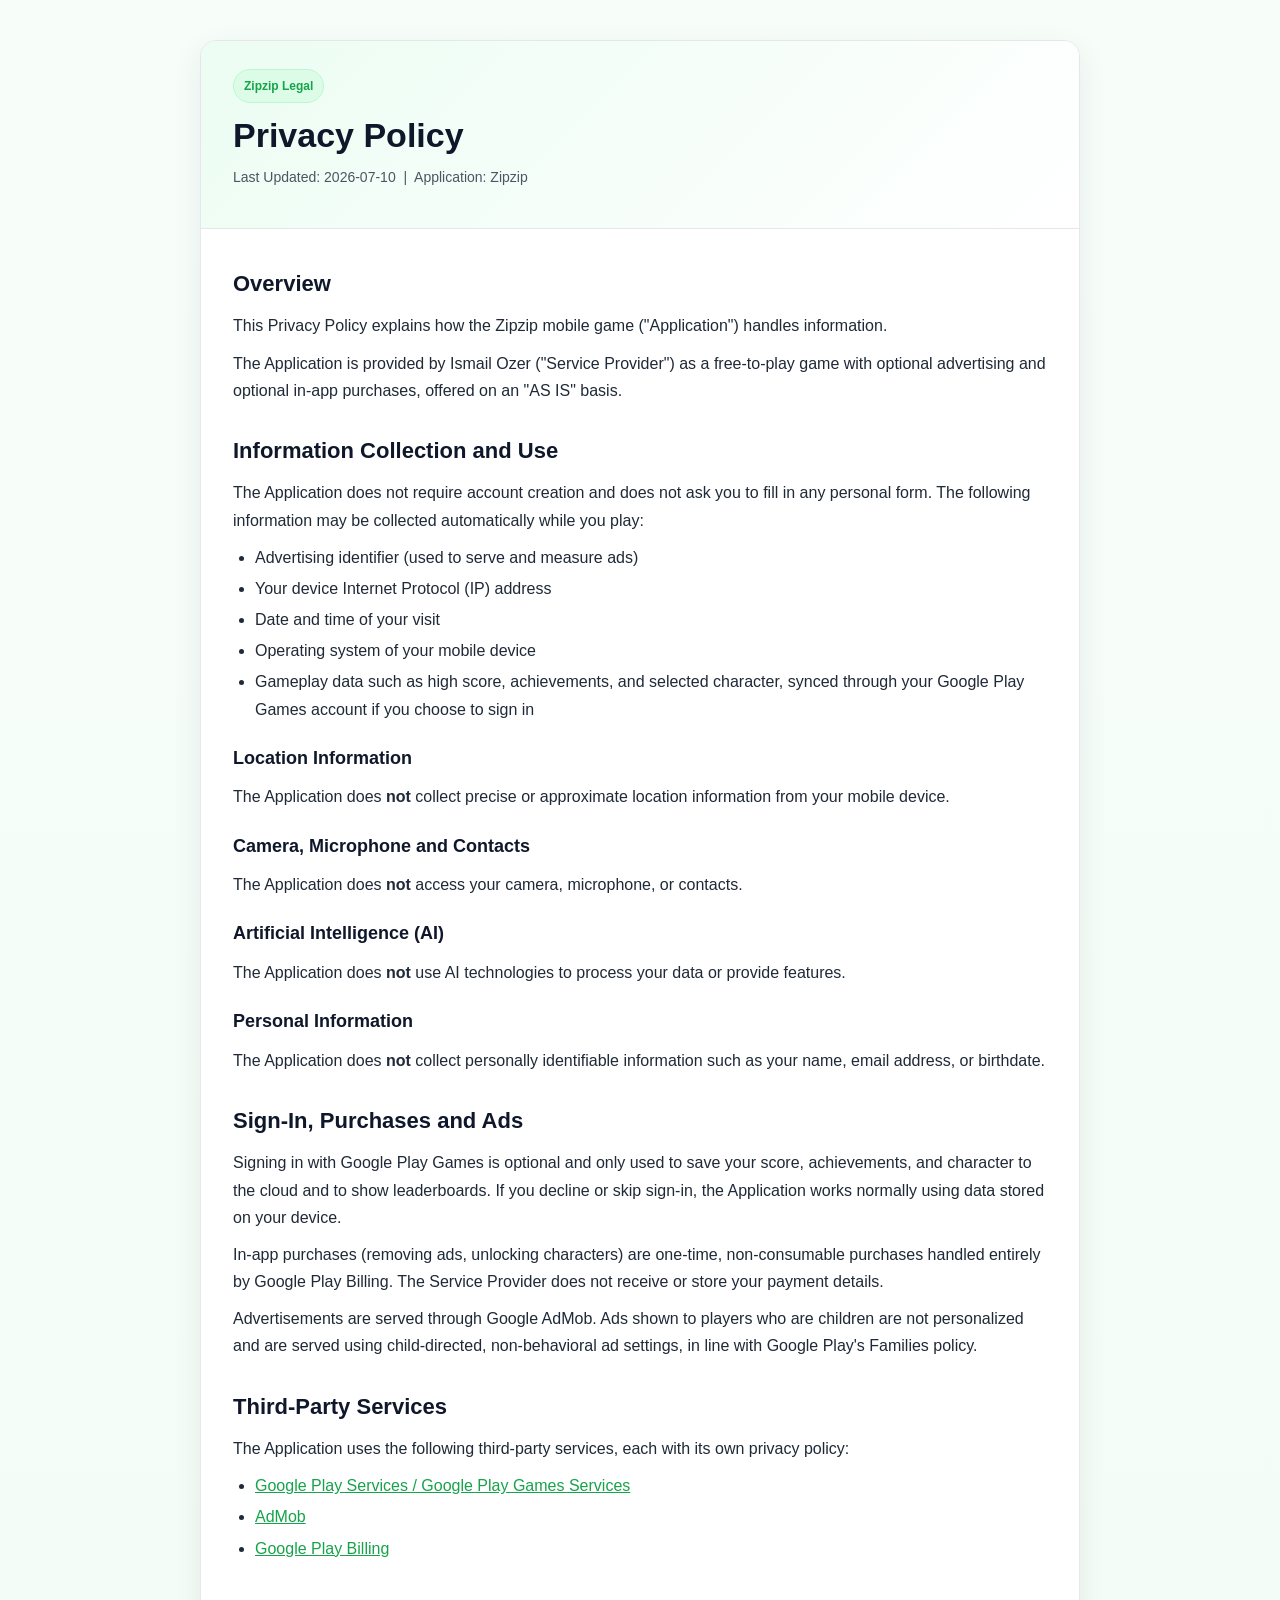
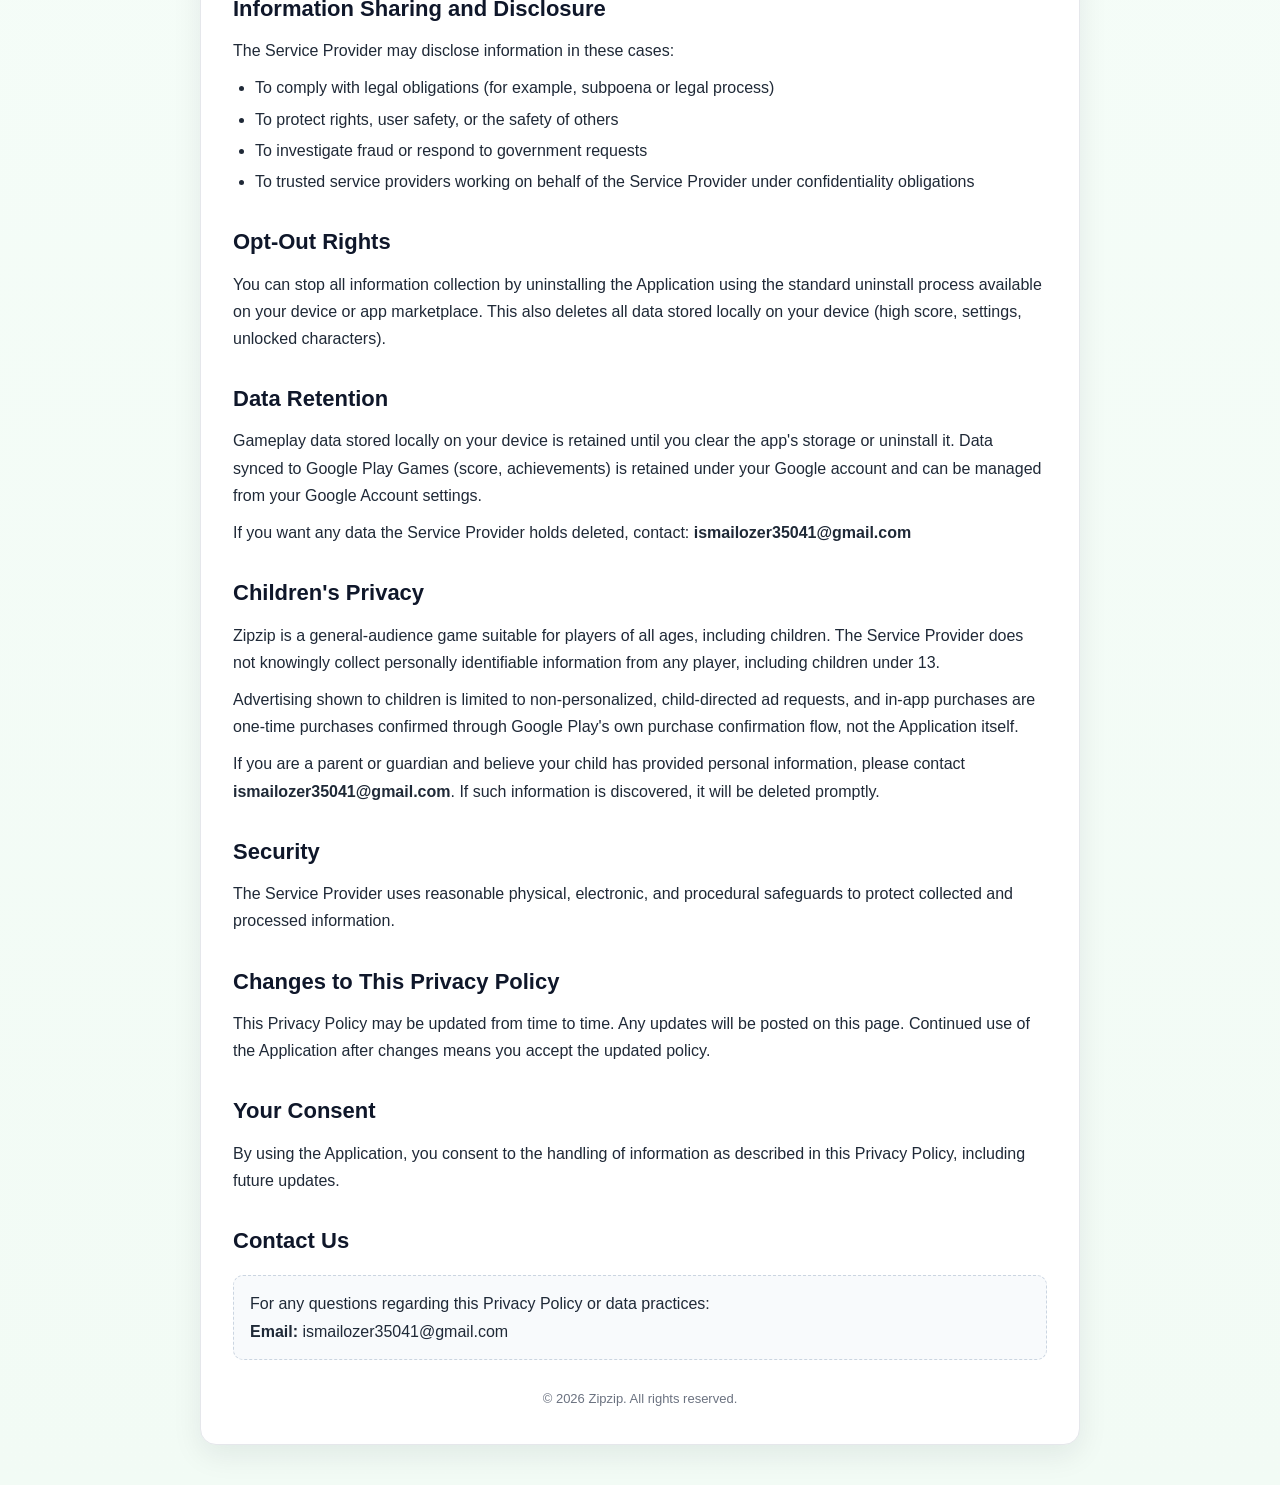
<file: index.html>
<!doctype html>
<html lang="en">
  <head>
    <meta charset="utf-8" />
    <meta name="viewport" content="width=device-width, initial-scale=1" />
    <title>Privacy Policy | Zipzip</title>
    <meta
      name="description"
      content="Privacy Policy for Zipzip: an arcade jumping game."
    />
    <link rel="icon" type="image/svg+xml" href="./favicon.svg" />
    <link rel="stylesheet" href="./privacy.css" />
  </head>
  <body>
    <main class="page">
      <article class="card">
        <header class="hero">
          <span class="badge">Zipzip Legal</span>
          <h1>Privacy Policy</h1>
          <p class="meta">
            Last Updated: 2026-07-10 &nbsp;|&nbsp; Application: Zipzip
          </p>
        </header>

        <section class="content">
          <h2>Overview</h2>
          <p>
            This Privacy Policy explains how the Zipzip mobile game
            ("Application") handles information.
          </p>
          <p>
            The Application is provided by Ismail Ozer ("Service Provider") as
            a free-to-play game with optional advertising and optional
            in-app purchases, offered on an "AS IS" basis.
          </p>

          <h2>Information Collection and Use</h2>
          <p>
            The Application does not require account creation and does not
            ask you to fill in any personal form. The following information
            may be collected automatically while you play:
          </p>
          <ul>
            <li>Advertising identifier (used to serve and measure ads)</li>
            <li>Your device Internet Protocol (IP) address</li>
            <li>Date and time of your visit</li>
            <li>Operating system of your mobile device</li>
            <li>
              Gameplay data such as high score, achievements, and selected
              character, synced through your Google Play Games account if you
              choose to sign in
            </li>
          </ul>

          <h3>Location Information</h3>
          <p>
            The Application does <strong>not</strong> collect precise or
            approximate location information from your mobile device.
          </p>

          <h3>Camera, Microphone and Contacts</h3>
          <p>
            The Application does <strong>not</strong> access your camera,
            microphone, or contacts.
          </p>

          <h3>Artificial Intelligence (AI)</h3>
          <p>
            The Application does <strong>not</strong> use AI technologies to
            process your data or provide features.
          </p>

          <h3>Personal Information</h3>
          <p>
            The Application does <strong>not</strong> collect personally
            identifiable information such as your name, email address, or
            birthdate.
          </p>

          <h2>Sign-In, Purchases and Ads</h2>
          <p>
            Signing in with Google Play Games is optional and only used to
            save your score, achievements, and character to the cloud and to
            show leaderboards. If you decline or skip sign-in, the
            Application works normally using data stored on your device.
          </p>
          <p>
            In-app purchases (removing ads, unlocking characters) are
            one-time, non-consumable purchases handled entirely by Google
            Play Billing. The Service Provider does not receive or store
            your payment details.
          </p>
          <p>
            Advertisements are served through Google AdMob. Ads shown to
            players who are children are not personalized and are served
            using child-directed, non-behavioral ad settings, in line with
            Google Play's Families policy.
          </p>

          <h2>Third-Party Services</h2>
          <p>The Application uses the following third-party services, each with its own privacy policy:</p>
          <ul>
            <li>
              <a href="https://www.google.com/policies/privacy/" target="_blank" rel="noopener noreferrer"
                >Google Play Services / Google Play Games Services</a
              >
            </li>
            <li>
              <a href="https://support.google.com/admob/answer/6128543?hl=en" target="_blank" rel="noopener noreferrer"
                >AdMob</a
              >
            </li>
            <li>
              <a href="https://support.google.com/googleplay/answer/12348241" target="_blank" rel="noopener noreferrer"
                >Google Play Billing</a
              >
            </li>
          </ul>

          <h2>Information Sharing and Disclosure</h2>
          <p>The Service Provider may disclose information in these cases:</p>
          <ul>
            <li>
              To comply with legal obligations (for example, subpoena or legal
              process)
            </li>
            <li>To protect rights, user safety, or the safety of others</li>
            <li>To investigate fraud or respond to government requests</li>
            <li>
              To trusted service providers working on behalf of the Service
              Provider under confidentiality obligations
            </li>
          </ul>

          <h2>Opt-Out Rights</h2>
          <p>
            You can stop all information collection by uninstalling the
            Application using the standard uninstall process available on
            your device or app marketplace. This also deletes all data stored
            locally on your device (high score, settings, unlocked
            characters).
          </p>

          <h2>Data Retention</h2>
          <p>
            Gameplay data stored locally on your device is retained until you
            clear the app's storage or uninstall it. Data synced to Google
            Play Games (score, achievements) is retained under your Google
            account and can be managed from your Google Account settings.
          </p>
          <p>
            If you want any data the Service Provider holds deleted, contact:
            <strong>ismailozer35041@gmail.com</strong>
          </p>

          <h2>Children's Privacy</h2>
          <p>
            Zipzip is a general-audience game suitable for players of all
            ages, including children. The Service Provider does not knowingly
            collect personally identifiable information from any player,
            including children under 13.
          </p>
          <p>
            Advertising shown to children is limited to non-personalized,
            child-directed ad requests, and in-app purchases are one-time
            purchases confirmed through Google Play's own purchase
            confirmation flow, not the Application itself.
          </p>
          <p>
            If you are a parent or guardian and believe your child has
            provided personal information, please contact
            <strong>ismailozer35041@gmail.com</strong>. If such information is
            discovered, it will be deleted promptly.
          </p>

          <h2>Security</h2>
          <p>
            The Service Provider uses reasonable physical, electronic, and
            procedural safeguards to protect collected and processed
            information.
          </p>

          <h2>Changes to This Privacy Policy</h2>
          <p>
            This Privacy Policy may be updated from time to time. Any updates
            will be posted on this page. Continued use of the Application
            after changes means you accept the updated policy.
          </p>

          <h2>Your Consent</h2>
          <p>
            By using the Application, you consent to the handling of
            information as described in this Privacy Policy, including
            future updates.
          </p>

          <h2>Contact Us</h2>
          <div class="contact-box">
            For any questions regarding this Privacy Policy or data
            practices:
            <br />
            <strong>Email:</strong> ismailozer35041@gmail.com
          </div>

          <p class="footer">© 2026 Zipzip. All rights reserved.</p>
        </section>
      </article>
    </main>
  </body>
</html>
</file>
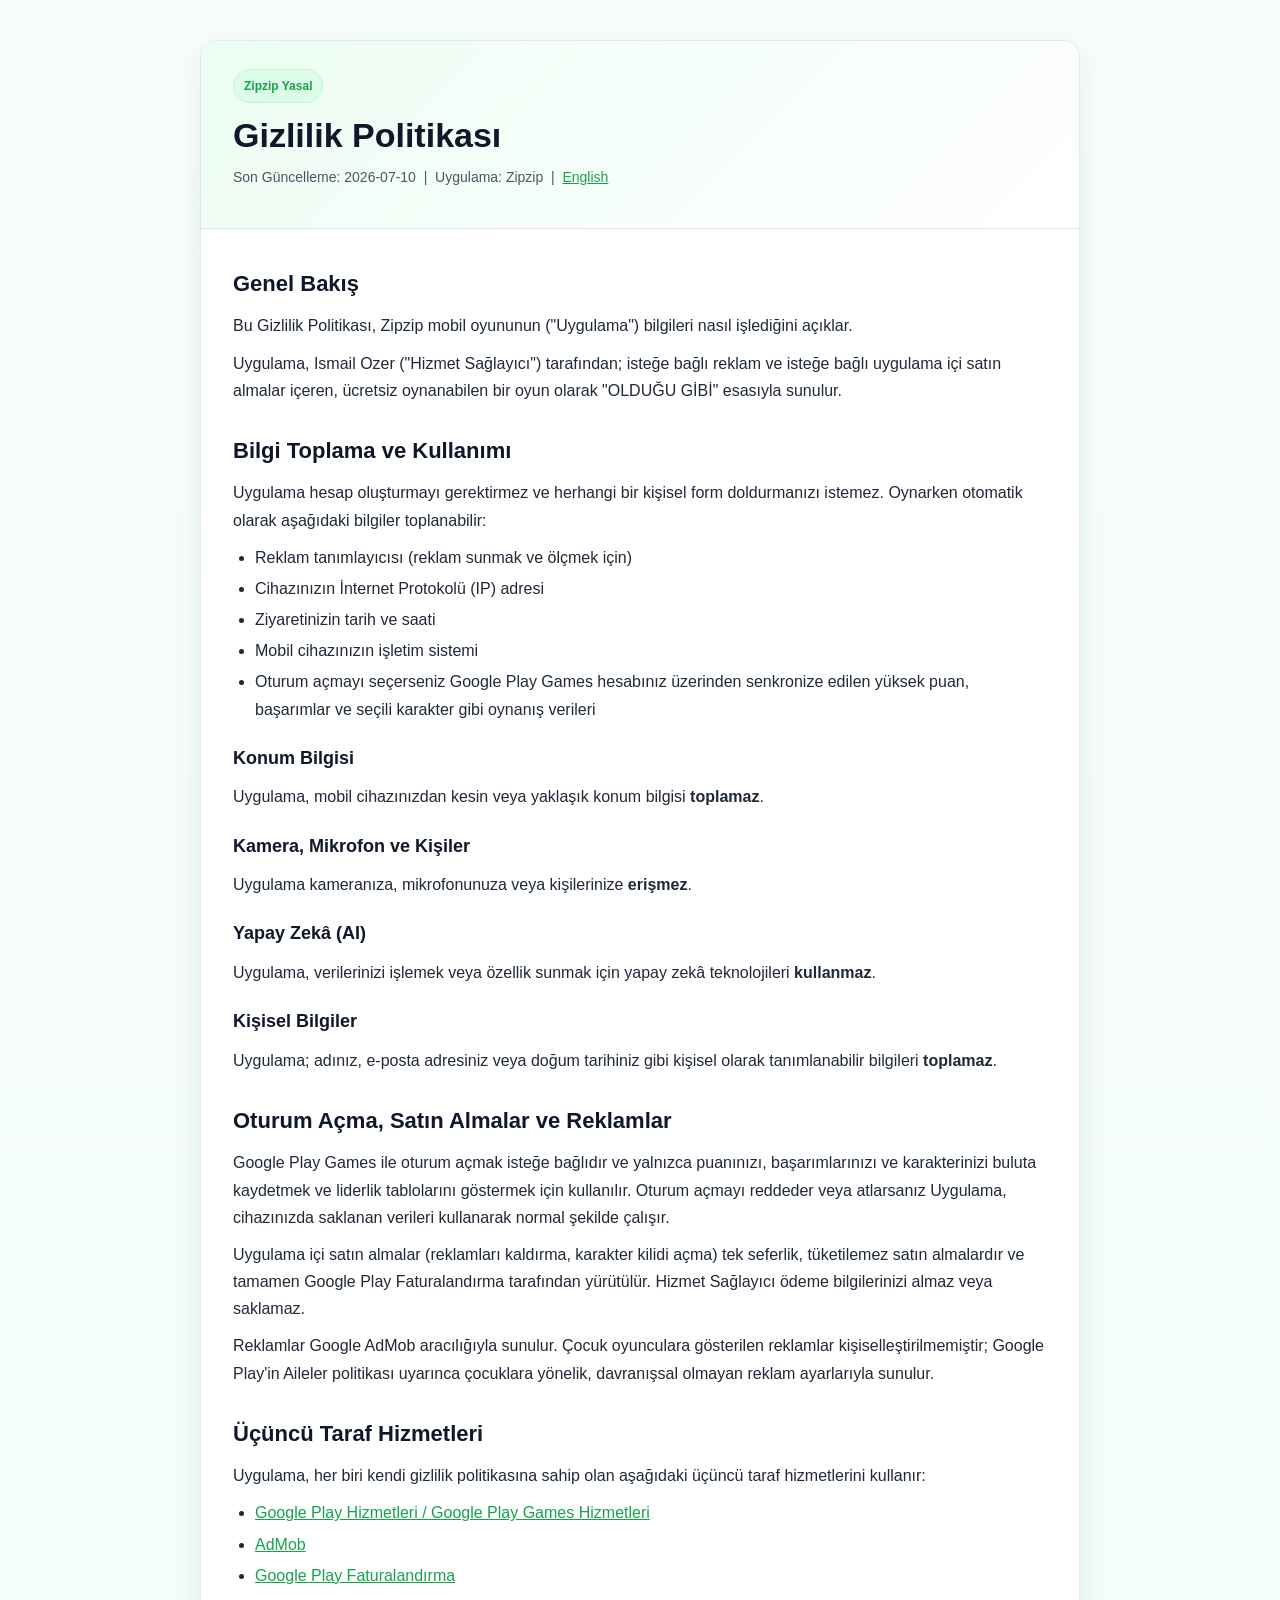
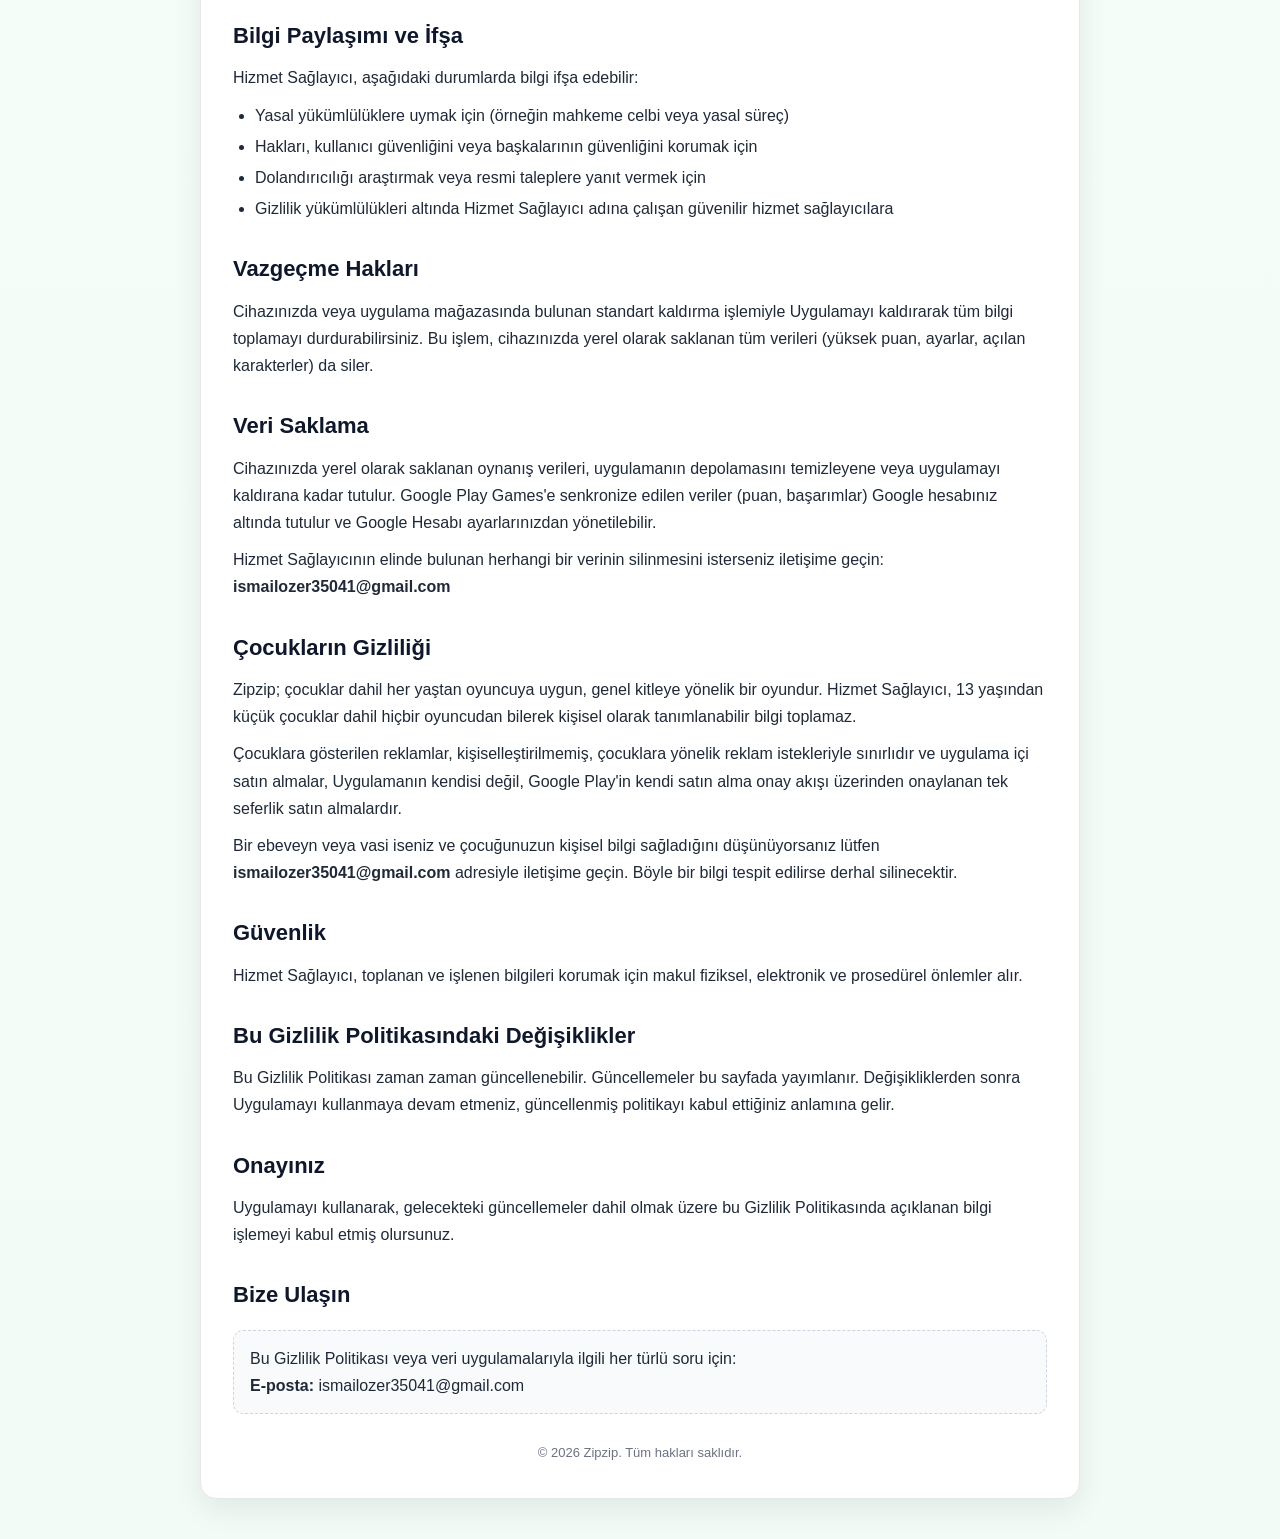
<file: tr/index.html>
<!doctype html>
<html lang="tr">
  <head>
    <meta charset="utf-8" />
    <meta name="viewport" content="width=device-width, initial-scale=1" />
    <title>Gizlilik Politikası | Zipzip</title>
    <meta
      name="description"
      content="Zipzip arcade zıplama oyunu için Gizlilik Politikası."
    />
    <link rel="icon" type="image/svg+xml" href="../favicon.svg" />
    <link rel="stylesheet" href="../privacy.css" />
  </head>
  <body>
    <main class="page">
      <article class="card">
        <header class="hero">
          <span class="badge">Zipzip Yasal</span>
          <h1>Gizlilik Politikası</h1>
          <p class="meta">
            Son Güncelleme: 2026-07-10 &nbsp;|&nbsp; Uygulama: Zipzip
            &nbsp;|&nbsp; <a href="../">English</a>
          </p>
        </header>

        <section class="content">
          <h2>Genel Bakış</h2>
          <p>
            Bu Gizlilik Politikası, Zipzip mobil oyununun ("Uygulama")
            bilgileri nasıl işlediğini açıklar.
          </p>
          <p>
            Uygulama, Ismail Ozer ("Hizmet Sağlayıcı") tarafından; isteğe bağlı
            reklam ve isteğe bağlı uygulama içi satın almalar içeren, ücretsiz
            oynanabilen bir oyun olarak "OLDUĞU GİBİ" esasıyla sunulur.
          </p>

          <h2>Bilgi Toplama ve Kullanımı</h2>
          <p>
            Uygulama hesap oluşturmayı gerektirmez ve herhangi bir kişisel form
            doldurmanızı istemez. Oynarken otomatik olarak aşağıdaki bilgiler
            toplanabilir:
          </p>
          <ul>
            <li>Reklam tanımlayıcısı (reklam sunmak ve ölçmek için)</li>
            <li>Cihazınızın İnternet Protokolü (IP) adresi</li>
            <li>Ziyaretinizin tarih ve saati</li>
            <li>Mobil cihazınızın işletim sistemi</li>
            <li>
              Oturum açmayı seçerseniz Google Play Games hesabınız üzerinden
              senkronize edilen yüksek puan, başarımlar ve seçili karakter gibi
              oynanış verileri
            </li>
          </ul>

          <h3>Konum Bilgisi</h3>
          <p>
            Uygulama, mobil cihazınızdan kesin veya yaklaşık konum bilgisi
            <strong>toplamaz</strong>.
          </p>

          <h3>Kamera, Mikrofon ve Kişiler</h3>
          <p>
            Uygulama kameranıza, mikrofonunuza veya kişilerinize
            <strong>erişmez</strong>.
          </p>

          <h3>Yapay Zekâ (AI)</h3>
          <p>
            Uygulama, verilerinizi işlemek veya özellik sunmak için yapay zekâ
            teknolojileri <strong>kullanmaz</strong>.
          </p>

          <h3>Kişisel Bilgiler</h3>
          <p>
            Uygulama; adınız, e-posta adresiniz veya doğum tarihiniz gibi kişisel
            olarak tanımlanabilir bilgileri <strong>toplamaz</strong>.
          </p>

          <h2>Oturum Açma, Satın Almalar ve Reklamlar</h2>
          <p>
            Google Play Games ile oturum açmak isteğe bağlıdır ve yalnızca
            puanınızı, başarımlarınızı ve karakterinizi buluta kaydetmek ve
            liderlik tablolarını göstermek için kullanılır. Oturum açmayı
            reddeder veya atlarsanız Uygulama, cihazınızda saklanan verileri
            kullanarak normal şekilde çalışır.
          </p>
          <p>
            Uygulama içi satın almalar (reklamları kaldırma, karakter kilidi
            açma) tek seferlik, tüketilemez satın almalardır ve tamamen Google
            Play Faturalandırma tarafından yürütülür. Hizmet Sağlayıcı ödeme
            bilgilerinizi almaz veya saklamaz.
          </p>
          <p>
            Reklamlar Google AdMob aracılığıyla sunulur. Çocuk oyunculara
            gösterilen reklamlar kişiselleştirilmemiştir; Google Play'in Aileler
            politikası uyarınca çocuklara yönelik, davranışsal olmayan reklam
            ayarlarıyla sunulur.
          </p>

          <h2>Üçüncü Taraf Hizmetleri</h2>
          <p>
            Uygulama, her biri kendi gizlilik politikasına sahip olan aşağıdaki
            üçüncü taraf hizmetlerini kullanır:
          </p>
          <ul>
            <li>
              <a href="https://www.google.com/policies/privacy/" target="_blank" rel="noopener noreferrer"
                >Google Play Hizmetleri / Google Play Games Hizmetleri</a
              >
            </li>
            <li>
              <a href="https://support.google.com/admob/answer/6128543?hl=tr" target="_blank" rel="noopener noreferrer"
                >AdMob</a
              >
            </li>
            <li>
              <a href="https://support.google.com/googleplay/answer/12348241" target="_blank" rel="noopener noreferrer"
                >Google Play Faturalandırma</a
              >
            </li>
          </ul>

          <h2>Bilgi Paylaşımı ve İfşa</h2>
          <p>Hizmet Sağlayıcı, aşağıdaki durumlarda bilgi ifşa edebilir:</p>
          <ul>
            <li>
              Yasal yükümlülüklere uymak için (örneğin mahkeme celbi veya yasal
              süreç)
            </li>
            <li>Hakları, kullanıcı güvenliğini veya başkalarının güvenliğini korumak için</li>
            <li>Dolandırıcılığı araştırmak veya resmi taleplere yanıt vermek için</li>
            <li>
              Gizlilik yükümlülükleri altında Hizmet Sağlayıcı adına çalışan
              güvenilir hizmet sağlayıcılara
            </li>
          </ul>

          <h2>Vazgeçme Hakları</h2>
          <p>
            Cihazınızda veya uygulama mağazasında bulunan standart kaldırma
            işlemiyle Uygulamayı kaldırarak tüm bilgi toplamayı durdurabilirsiniz.
            Bu işlem, cihazınızda yerel olarak saklanan tüm verileri (yüksek
            puan, ayarlar, açılan karakterler) da siler.
          </p>

          <h2>Veri Saklama</h2>
          <p>
            Cihazınızda yerel olarak saklanan oynanış verileri, uygulamanın
            depolamasını temizleyene veya uygulamayı kaldırana kadar tutulur.
            Google Play Games'e senkronize edilen veriler (puan, başarımlar)
            Google hesabınız altında tutulur ve Google Hesabı ayarlarınızdan
            yönetilebilir.
          </p>
          <p>
            Hizmet Sağlayıcının elinde bulunan herhangi bir verinin silinmesini
            isterseniz iletişime geçin:
            <strong>ismailozer35041@gmail.com</strong>
          </p>

          <h2>Çocukların Gizliliği</h2>
          <p>
            Zipzip; çocuklar dahil her yaştan oyuncuya uygun, genel kitleye
            yönelik bir oyundur. Hizmet Sağlayıcı, 13 yaşından küçük çocuklar
            dahil hiçbir oyuncudan bilerek kişisel olarak tanımlanabilir bilgi
            toplamaz.
          </p>
          <p>
            Çocuklara gösterilen reklamlar, kişiselleştirilmemiş, çocuklara
            yönelik reklam istekleriyle sınırlıdır ve uygulama içi satın almalar,
            Uygulamanın kendisi değil, Google Play'in kendi satın alma onay akışı
            üzerinden onaylanan tek seferlik satın almalardır.
          </p>
          <p>
            Bir ebeveyn veya vasi iseniz ve çocuğunuzun kişisel bilgi sağladığını
            düşünüyorsanız lütfen <strong>ismailozer35041@gmail.com</strong>
            adresiyle iletişime geçin. Böyle bir bilgi tespit edilirse derhal
            silinecektir.
          </p>

          <h2>Güvenlik</h2>
          <p>
            Hizmet Sağlayıcı, toplanan ve işlenen bilgileri korumak için makul
            fiziksel, elektronik ve prosedürel önlemler alır.
          </p>

          <h2>Bu Gizlilik Politikasındaki Değişiklikler</h2>
          <p>
            Bu Gizlilik Politikası zaman zaman güncellenebilir. Güncellemeler bu
            sayfada yayımlanır. Değişikliklerden sonra Uygulamayı kullanmaya
            devam etmeniz, güncellenmiş politikayı kabul ettiğiniz anlamına gelir.
          </p>

          <h2>Onayınız</h2>
          <p>
            Uygulamayı kullanarak, gelecekteki güncellemeler dahil olmak üzere bu
            Gizlilik Politikasında açıklanan bilgi işlemeyi kabul etmiş olursunuz.
          </p>

          <h2>Bize Ulaşın</h2>
          <div class="contact-box">
            Bu Gizlilik Politikası veya veri uygulamalarıyla ilgili her türlü
            soru için:
            <br />
            <strong>E-posta:</strong> ismailozer35041@gmail.com
          </div>

          <p class="footer">© 2026 Zipzip. Tüm hakları saklıdır.</p>
        </section>
      </article>
    </main>
  </body>
</html>
</file>
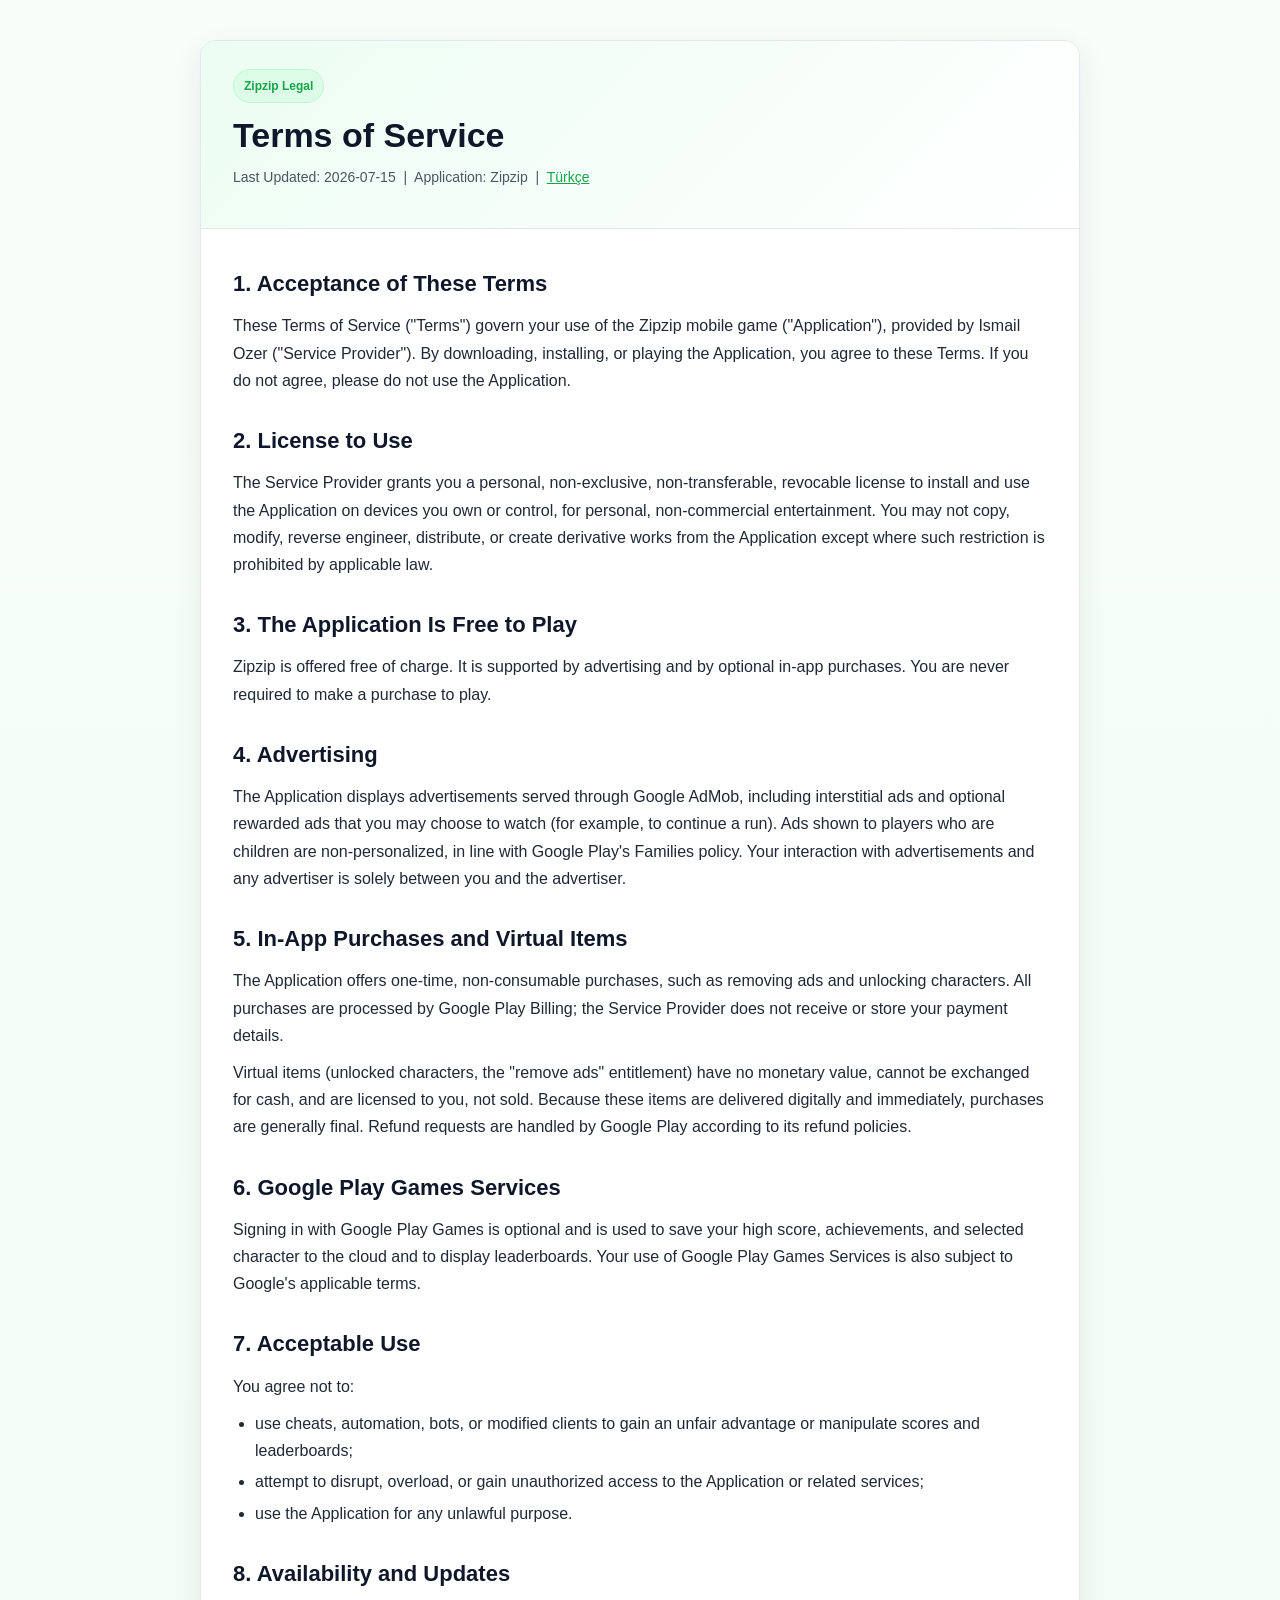
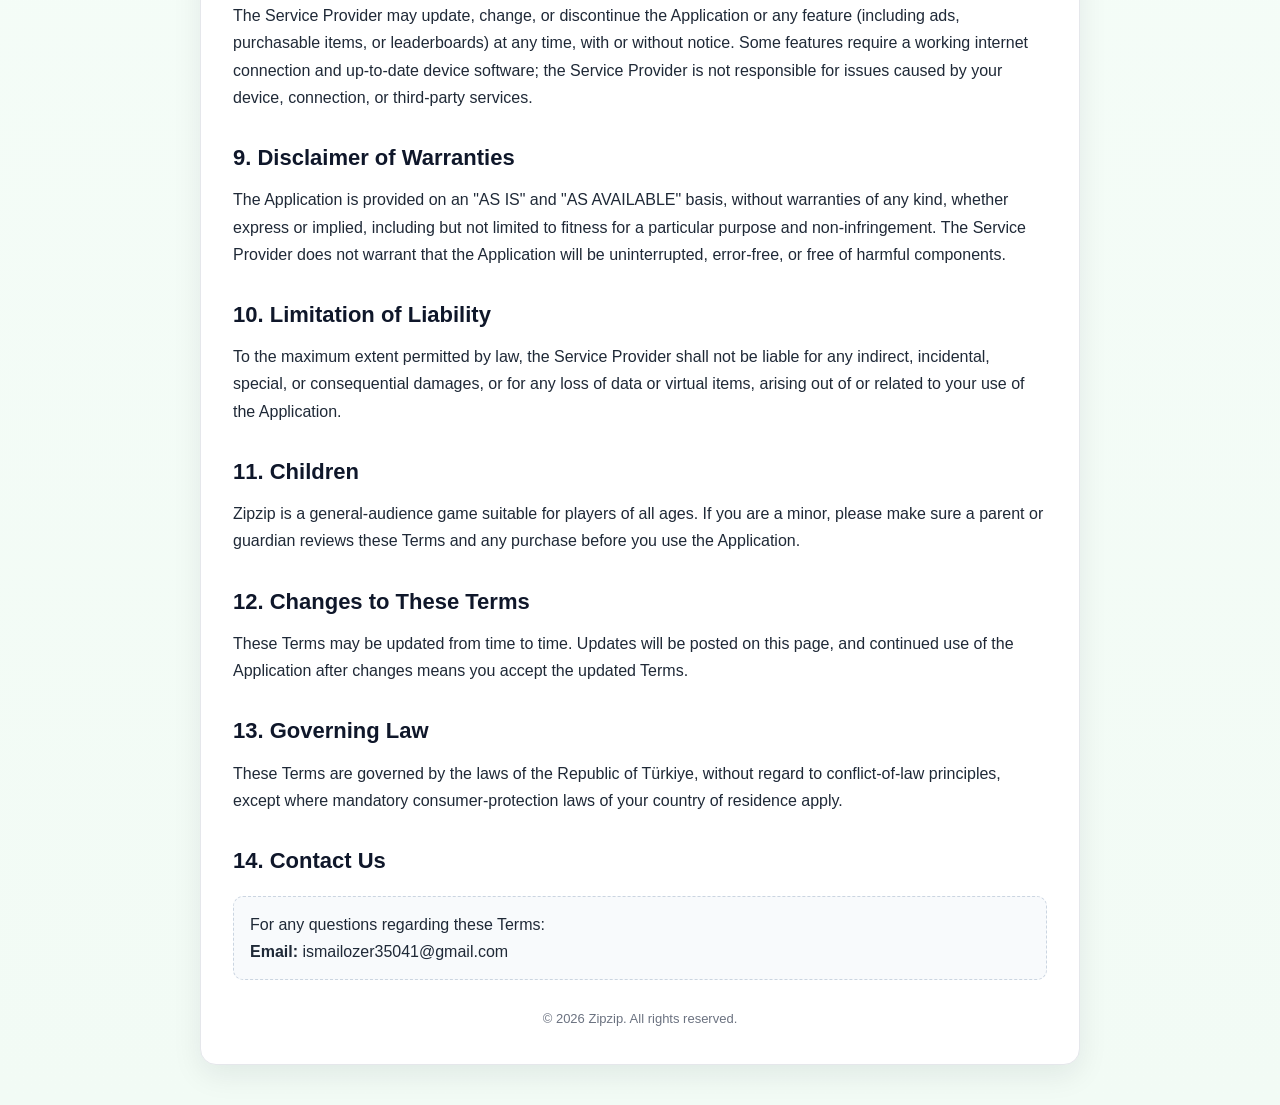
<file: terms.html>
<!doctype html>
<html lang="en">
  <head>
    <meta charset="utf-8" />
    <meta name="viewport" content="width=device-width, initial-scale=1" />
    <title>Terms of Service | Zipzip</title>
    <meta
      name="description"
      content="Terms of Service for Zipzip: an arcade jumping game."
    />
    <link rel="icon" type="image/svg+xml" href="./favicon.svg" />
    <link rel="stylesheet" href="./privacy.css" />
  </head>
  <body>
    <main class="page">
      <article class="card">
        <header class="hero">
          <span class="badge">Zipzip Legal</span>
          <h1>Terms of Service</h1>
          <p class="meta">
            Last Updated: 2026-07-15 &nbsp;|&nbsp; Application: Zipzip
            &nbsp;|&nbsp; <a href="./tr/terms.html">Türkçe</a>
          </p>
        </header>

        <section class="content">
          <h2>1. Acceptance of These Terms</h2>
          <p>
            These Terms of Service ("Terms") govern your use of the Zipzip
            mobile game ("Application"), provided by Ismail Ozer ("Service
            Provider"). By downloading, installing, or playing the
            Application, you agree to these Terms. If you do not agree, please
            do not use the Application.
          </p>

          <h2>2. License to Use</h2>
          <p>
            The Service Provider grants you a personal, non-exclusive,
            non-transferable, revocable license to install and use the
            Application on devices you own or control, for personal,
            non-commercial entertainment. You may not copy, modify, reverse
            engineer, distribute, or create derivative works from the
            Application except where such restriction is prohibited by
            applicable law.
          </p>

          <h2>3. The Application Is Free to Play</h2>
          <p>
            Zipzip is offered free of charge. It is supported by advertising
            and by optional in-app purchases. You are never required to make a
            purchase to play.
          </p>

          <h2>4. Advertising</h2>
          <p>
            The Application displays advertisements served through Google
            AdMob, including interstitial ads and optional rewarded ads that
            you may choose to watch (for example, to continue a run). Ads shown
            to players who are children are non-personalized, in line with
            Google Play's Families policy. Your interaction with advertisements
            and any advertiser is solely between you and the advertiser.
          </p>

          <h2>5. In-App Purchases and Virtual Items</h2>
          <p>
            The Application offers one-time, non-consumable purchases, such as
            removing ads and unlocking characters. All purchases are processed
            by Google Play Billing; the Service Provider does not receive or
            store your payment details.
          </p>
          <p>
            Virtual items (unlocked characters, the "remove ads" entitlement)
            have no monetary value, cannot be exchanged for cash, and are
            licensed to you, not sold. Because these items are delivered
            digitally and immediately, purchases are generally final. Refund
            requests are handled by Google Play according to its refund
            policies.
          </p>

          <h2>6. Google Play Games Services</h2>
          <p>
            Signing in with Google Play Games is optional and is used to save
            your high score, achievements, and selected character to the cloud
            and to display leaderboards. Your use of Google Play Games Services
            is also subject to Google's applicable terms.
          </p>

          <h2>7. Acceptable Use</h2>
          <p>You agree not to:</p>
          <ul>
            <li>
              use cheats, automation, bots, or modified clients to gain an
              unfair advantage or manipulate scores and leaderboards;
            </li>
            <li>
              attempt to disrupt, overload, or gain unauthorized access to the
              Application or related services;
            </li>
            <li>use the Application for any unlawful purpose.</li>
          </ul>

          <h2>8. Availability and Updates</h2>
          <p>
            The Service Provider may update, change, or discontinue the
            Application or any feature (including ads, purchasable items, or
            leaderboards) at any time, with or without notice. Some features
            require a working internet connection and up-to-date device
            software; the Service Provider is not responsible for issues caused
            by your device, connection, or third-party services.
          </p>

          <h2>9. Disclaimer of Warranties</h2>
          <p>
            The Application is provided on an "AS IS" and "AS AVAILABLE" basis,
            without warranties of any kind, whether express or implied,
            including but not limited to fitness for a particular purpose and
            non-infringement. The Service Provider does not warrant that the
            Application will be uninterrupted, error-free, or free of harmful
            components.
          </p>

          <h2>10. Limitation of Liability</h2>
          <p>
            To the maximum extent permitted by law, the Service Provider shall
            not be liable for any indirect, incidental, special, or
            consequential damages, or for any loss of data or virtual items,
            arising out of or related to your use of the Application.
          </p>

          <h2>11. Children</h2>
          <p>
            Zipzip is a general-audience game suitable for players of all ages.
            If you are a minor, please make sure a parent or guardian reviews
            these Terms and any purchase before you use the Application.
          </p>

          <h2>12. Changes to These Terms</h2>
          <p>
            These Terms may be updated from time to time. Updates will be
            posted on this page, and continued use of the Application after
            changes means you accept the updated Terms.
          </p>

          <h2>13. Governing Law</h2>
          <p>
            These Terms are governed by the laws of the Republic of Türkiye,
            without regard to conflict-of-law principles, except where
            mandatory consumer-protection laws of your country of residence
            apply.
          </p>

          <h2>14. Contact Us</h2>
          <div class="contact-box">
            For any questions regarding these Terms:
            <br />
            <strong>Email:</strong> ismailozer35041@gmail.com
          </div>

          <p class="footer">© 2026 Zipzip. All rights reserved.</p>
        </section>
      </article>
    </main>
  </body>
</html>
</file>
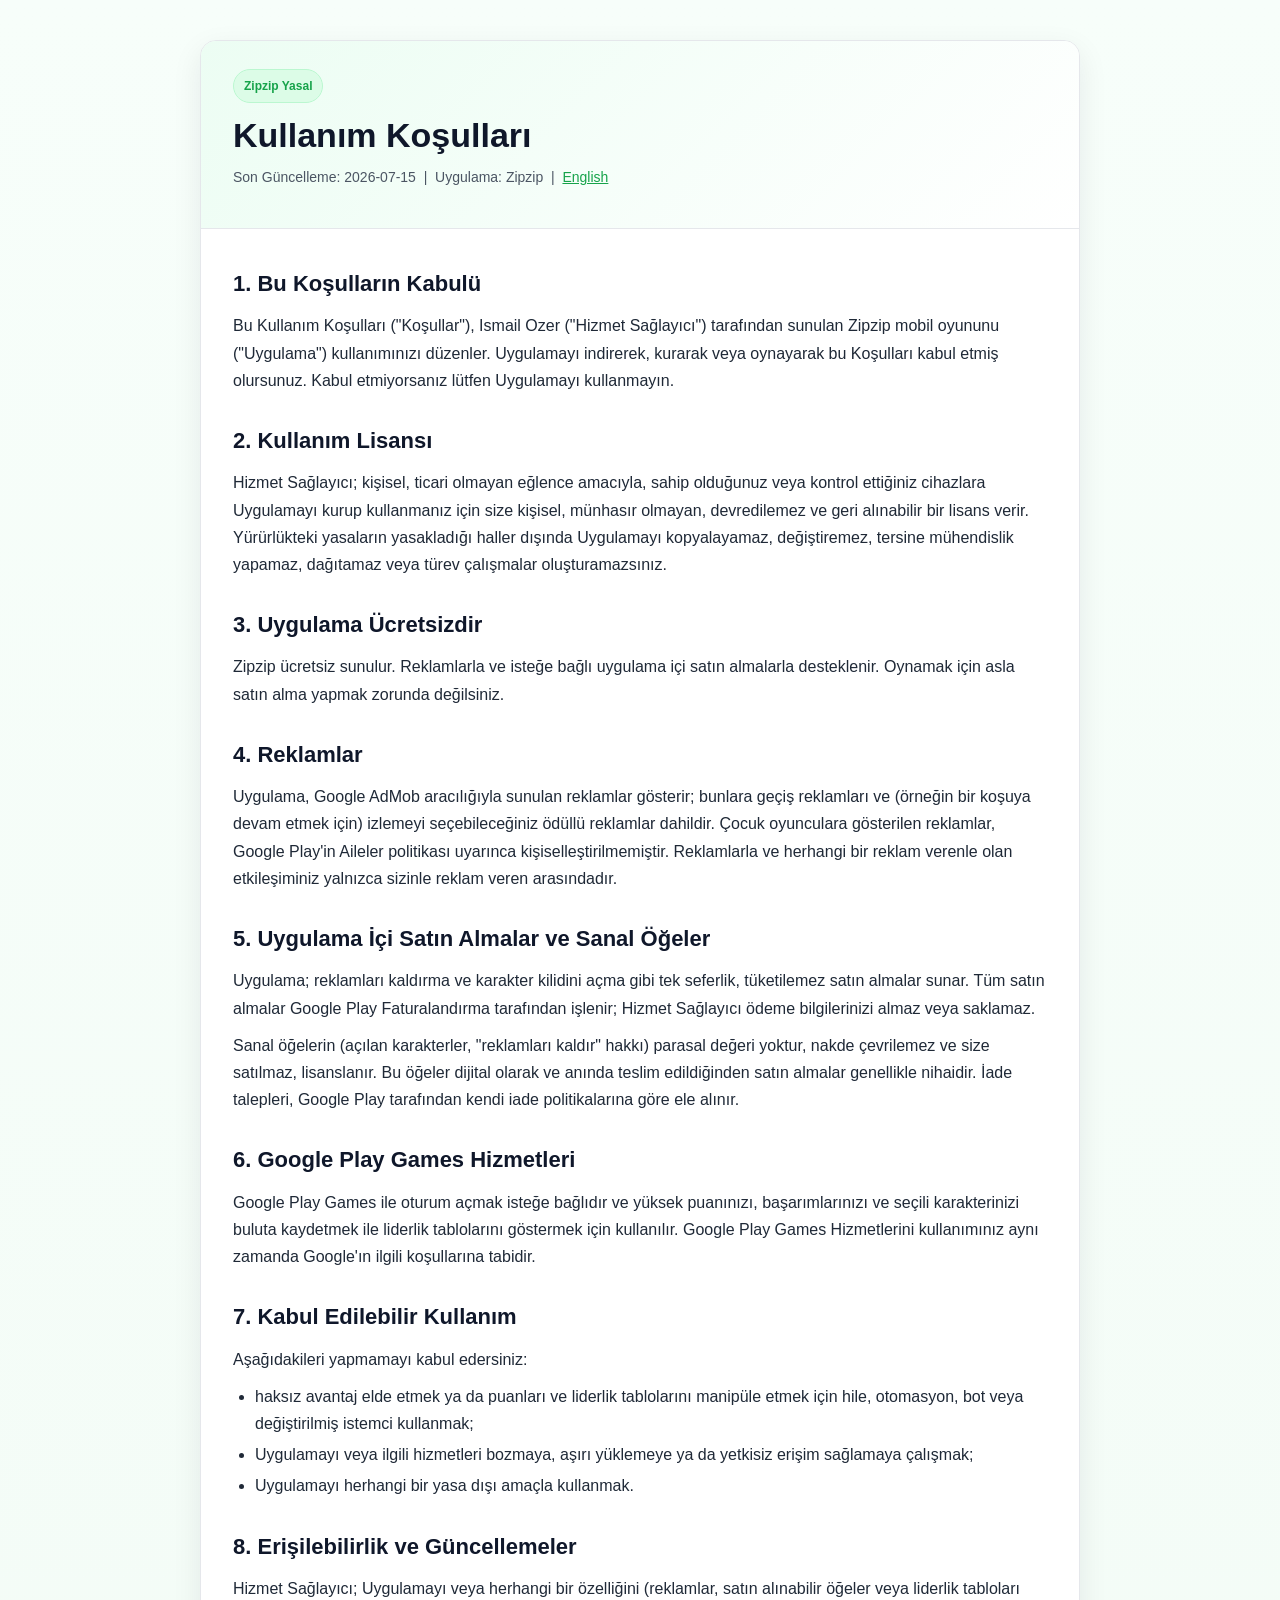
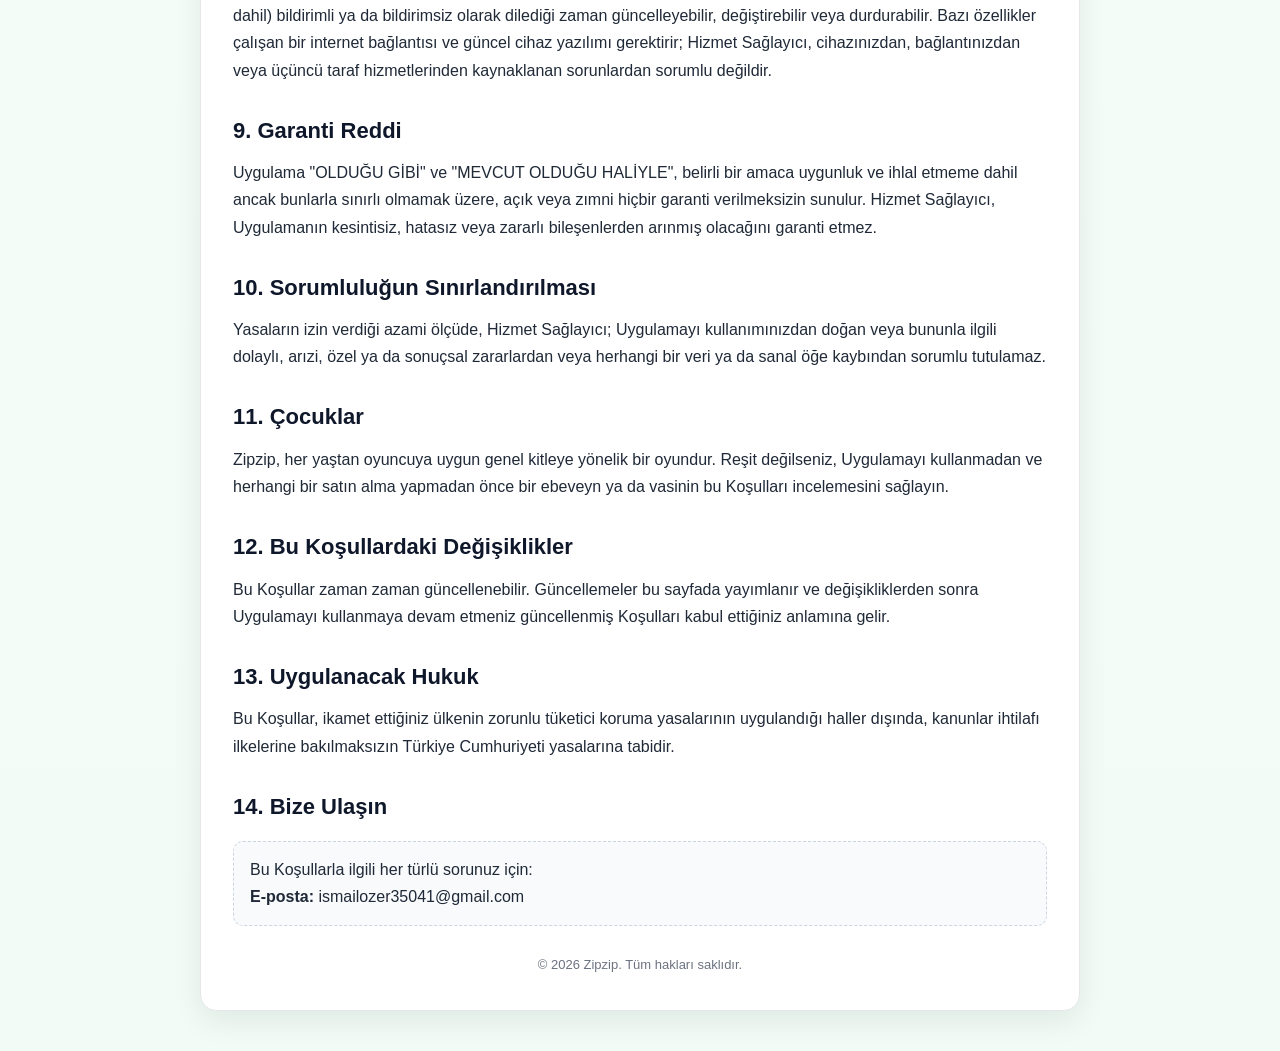
<file: tr/terms.html>
<!doctype html>
<html lang="tr">
  <head>
    <meta charset="utf-8" />
    <meta name="viewport" content="width=device-width, initial-scale=1" />
    <title>Kullanım Koşulları | Zipzip</title>
    <meta
      name="description"
      content="Zipzip arcade zıplama oyunu için Kullanım Koşulları."
    />
    <link rel="icon" type="image/svg+xml" href="../favicon.svg" />
    <link rel="stylesheet" href="../privacy.css" />
  </head>
  <body>
    <main class="page">
      <article class="card">
        <header class="hero">
          <span class="badge">Zipzip Yasal</span>
          <h1>Kullanım Koşulları</h1>
          <p class="meta">
            Son Güncelleme: 2026-07-15 &nbsp;|&nbsp; Uygulama: Zipzip
            &nbsp;|&nbsp; <a href="../terms.html">English</a>
          </p>
        </header>

        <section class="content">
          <h2>1. Bu Koşulların Kabulü</h2>
          <p>
            Bu Kullanım Koşulları ("Koşullar"), Ismail Ozer ("Hizmet
            Sağlayıcı") tarafından sunulan Zipzip mobil oyununu ("Uygulama")
            kullanımınızı düzenler. Uygulamayı indirerek, kurarak veya
            oynayarak bu Koşulları kabul etmiş olursunuz. Kabul etmiyorsanız
            lütfen Uygulamayı kullanmayın.
          </p>

          <h2>2. Kullanım Lisansı</h2>
          <p>
            Hizmet Sağlayıcı; kişisel, ticari olmayan eğlence amacıyla,
            sahip olduğunuz veya kontrol ettiğiniz cihazlara Uygulamayı kurup
            kullanmanız için size kişisel, münhasır olmayan, devredilemez ve
            geri alınabilir bir lisans verir. Yürürlükteki yasaların yasakladığı
            haller dışında Uygulamayı kopyalayamaz, değiştiremez, tersine
            mühendislik yapamaz, dağıtamaz veya türev çalışmalar
            oluşturamazsınız.
          </p>

          <h2>3. Uygulama Ücretsizdir</h2>
          <p>
            Zipzip ücretsiz sunulur. Reklamlarla ve isteğe bağlı uygulama içi
            satın almalarla desteklenir. Oynamak için asla satın alma yapmak
            zorunda değilsiniz.
          </p>

          <h2>4. Reklamlar</h2>
          <p>
            Uygulama, Google AdMob aracılığıyla sunulan reklamlar gösterir;
            bunlara geçiş reklamları ve (örneğin bir koşuya devam etmek için)
            izlemeyi seçebileceğiniz ödüllü reklamlar dahildir. Çocuk oyunculara
            gösterilen reklamlar, Google Play'in Aileler politikası uyarınca
            kişiselleştirilmemiştir. Reklamlarla ve herhangi bir reklam verenle
            olan etkileşiminiz yalnızca sizinle reklam veren arasındadır.
          </p>

          <h2>5. Uygulama İçi Satın Almalar ve Sanal Öğeler</h2>
          <p>
            Uygulama; reklamları kaldırma ve karakter kilidini açma gibi tek
            seferlik, tüketilemez satın almalar sunar. Tüm satın almalar Google
            Play Faturalandırma tarafından işlenir; Hizmet Sağlayıcı ödeme
            bilgilerinizi almaz veya saklamaz.
          </p>
          <p>
            Sanal öğelerin (açılan karakterler, "reklamları kaldır" hakkı)
            parasal değeri yoktur, nakde çevrilemez ve size satılmaz, lisanslanır.
            Bu öğeler dijital olarak ve anında teslim edildiğinden satın almalar
            genellikle nihaidir. İade talepleri, Google Play tarafından kendi
            iade politikalarına göre ele alınır.
          </p>

          <h2>6. Google Play Games Hizmetleri</h2>
          <p>
            Google Play Games ile oturum açmak isteğe bağlıdır ve yüksek
            puanınızı, başarımlarınızı ve seçili karakterinizi buluta kaydetmek
            ile liderlik tablolarını göstermek için kullanılır. Google Play
            Games Hizmetlerini kullanımınız aynı zamanda Google'ın ilgili
            koşullarına tabidir.
          </p>

          <h2>7. Kabul Edilebilir Kullanım</h2>
          <p>Aşağıdakileri yapmamayı kabul edersiniz:</p>
          <ul>
            <li>
              haksız avantaj elde etmek ya da puanları ve liderlik tablolarını
              manipüle etmek için hile, otomasyon, bot veya değiştirilmiş
              istemci kullanmak;
            </li>
            <li>
              Uygulamayı veya ilgili hizmetleri bozmaya, aşırı yüklemeye ya da
              yetkisiz erişim sağlamaya çalışmak;
            </li>
            <li>Uygulamayı herhangi bir yasa dışı amaçla kullanmak.</li>
          </ul>

          <h2>8. Erişilebilirlik ve Güncellemeler</h2>
          <p>
            Hizmet Sağlayıcı; Uygulamayı veya herhangi bir özelliğini
            (reklamlar, satın alınabilir öğeler veya liderlik tabloları dahil)
            bildirimli ya da bildirimsiz olarak dilediği zaman güncelleyebilir,
            değiştirebilir veya durdurabilir. Bazı özellikler çalışan bir
            internet bağlantısı ve güncel cihaz yazılımı gerektirir; Hizmet
            Sağlayıcı, cihazınızdan, bağlantınızdan veya üçüncü taraf
            hizmetlerinden kaynaklanan sorunlardan sorumlu değildir.
          </p>

          <h2>9. Garanti Reddi</h2>
          <p>
            Uygulama "OLDUĞU GİBİ" ve "MEVCUT OLDUĞU HALİYLE", belirli bir amaca
            uygunluk ve ihlal etmeme dahil ancak bunlarla sınırlı olmamak üzere,
            açık veya zımni hiçbir garanti verilmeksizin sunulur. Hizmet
            Sağlayıcı, Uygulamanın kesintisiz, hatasız veya zararlı bileşenlerden
            arınmış olacağını garanti etmez.
          </p>

          <h2>10. Sorumluluğun Sınırlandırılması</h2>
          <p>
            Yasaların izin verdiği azami ölçüde, Hizmet Sağlayıcı; Uygulamayı
            kullanımınızdan doğan veya bununla ilgili dolaylı, arızi, özel ya da
            sonuçsal zararlardan veya herhangi bir veri ya da sanal öğe
            kaybından sorumlu tutulamaz.
          </p>

          <h2>11. Çocuklar</h2>
          <p>
            Zipzip, her yaştan oyuncuya uygun genel kitleye yönelik bir oyundur.
            Reşit değilseniz, Uygulamayı kullanmadan ve herhangi bir satın alma
            yapmadan önce bir ebeveyn ya da vasinin bu Koşulları incelemesini
            sağlayın.
          </p>

          <h2>12. Bu Koşullardaki Değişiklikler</h2>
          <p>
            Bu Koşullar zaman zaman güncellenebilir. Güncellemeler bu sayfada
            yayımlanır ve değişikliklerden sonra Uygulamayı kullanmaya devam
            etmeniz güncellenmiş Koşulları kabul ettiğiniz anlamına gelir.
          </p>

          <h2>13. Uygulanacak Hukuk</h2>
          <p>
            Bu Koşullar, ikamet ettiğiniz ülkenin zorunlu tüketici koruma
            yasalarının uygulandığı haller dışında, kanunlar ihtilafı ilkelerine
            bakılmaksızın Türkiye Cumhuriyeti yasalarına tabidir.
          </p>

          <h2>14. Bize Ulaşın</h2>
          <div class="contact-box">
            Bu Koşullarla ilgili her türlü sorunuz için:
            <br />
            <strong>E-posta:</strong> ismailozer35041@gmail.com
          </div>

          <p class="footer">© 2026 Zipzip. Tüm hakları saklıdır.</p>
        </section>
      </article>
    </main>
  </body>
</html>
</file>
<file: privacy.css>
:root {
  --bg: #f2fbf5;
  --surface: #ffffff;
  --text: #1f2937;
  --muted: #4b5563;
  --heading: #0f172a;
  --primary: #16a34a;
  --primary-soft: #dcfce7;
  --border: #e5e7eb;
  --shadow: 0 10px 30px rgba(15, 23, 42, 0.08);
}

* {
  box-sizing: border-box;
}

html,
body {
  margin: 0;
  padding: 0;
}

body {
  font-family: "Inter", "Segoe UI", Roboto, Arial, sans-serif;
  background: linear-gradient(180deg, #f7fefa 0%, var(--bg) 100%);
  color: var(--text);
  line-height: 1.7;
}

.page {
  max-width: 920px;
  margin: 40px auto;
  padding: 0 20px;
}

.card {
  background: var(--surface);
  border: 1px solid var(--border);
  border-radius: 16px;
  box-shadow: var(--shadow);
  overflow: hidden;
}

.hero {
  padding: 28px 32px;
  border-bottom: 1px solid var(--border);
  background: linear-gradient(135deg, #ecfdf3 0%, #ffffff 100%);
}

.badge {
  display: inline-block;
  font-size: 12px;
  font-weight: 600;
  color: var(--primary);
  background: var(--primary-soft);
  border: 1px solid #bbf7d0;
  padding: 6px 10px;
  border-radius: 999px;
}

h1 {
  margin: 12px 0 6px;
  font-size: 34px;
  line-height: 1.2;
  color: var(--heading);
}

.meta {
  color: var(--muted);
  font-size: 14px;
}

.content {
  padding: 8px 32px 24px;
}

h2 {
  margin-top: 28px;
  margin-bottom: 10px;
  color: var(--heading);
  font-size: 22px;
}

h3 {
  margin-top: 20px;
  margin-bottom: 8px;
  color: var(--heading);
  font-size: 18px;
}

p {
  margin: 10px 0;
}

ul {
  margin: 8px 0 12px 22px;
  padding: 0;
}

li {
  margin: 4px 0;
}

a {
  color: var(--primary);
}

.contact-box {
  margin-top: 16px;
  padding: 14px 16px;
  border: 1px dashed #cbd5e1;
  border-radius: 10px;
  background: #f8fafc;
}

.footer {
  margin-top: 28px;
  font-size: 13px;
  color: #6b7280;
  text-align: center;
}

@media (max-width: 640px) {
  .page {
    margin: 20px auto;
    padding: 0 12px;
  }

  .hero,
  .content {
    padding-left: 18px;
    padding-right: 18px;
  }

  h1 {
    font-size: 28px;
  }
}
</file>
